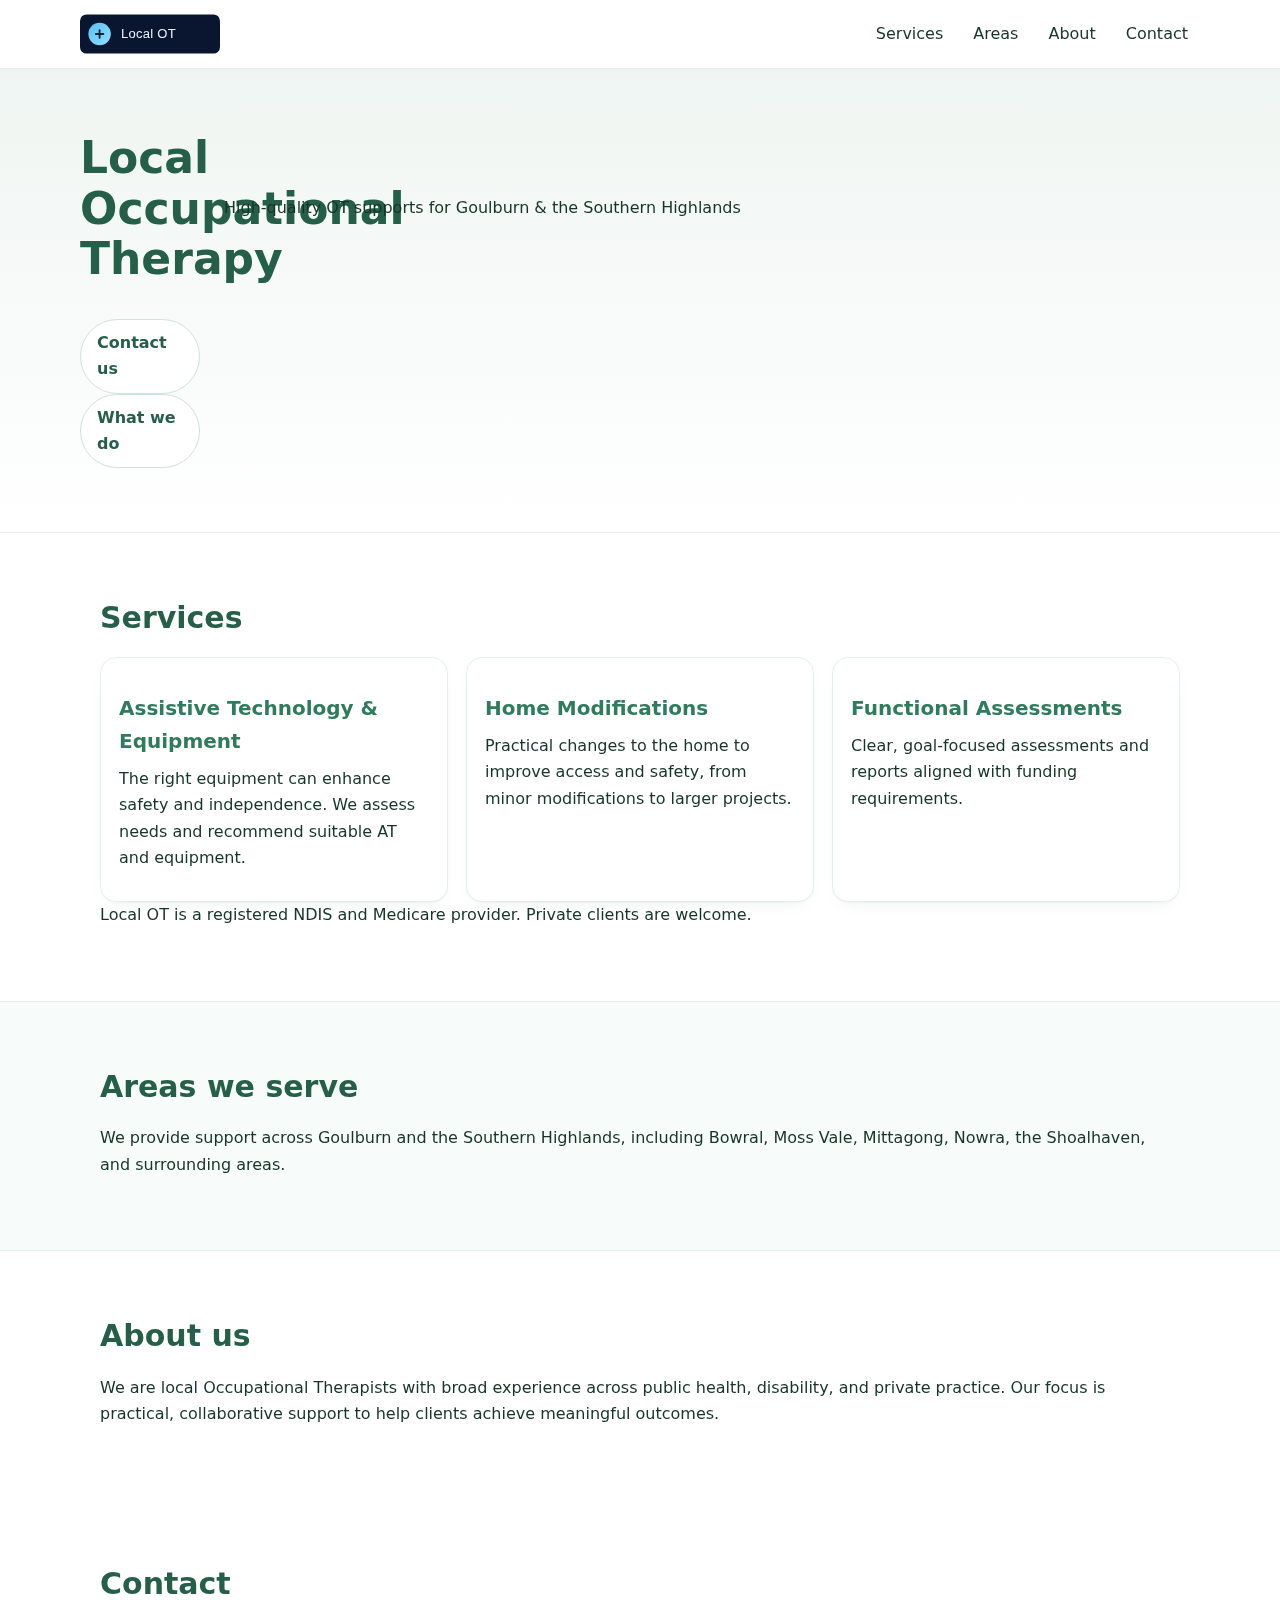
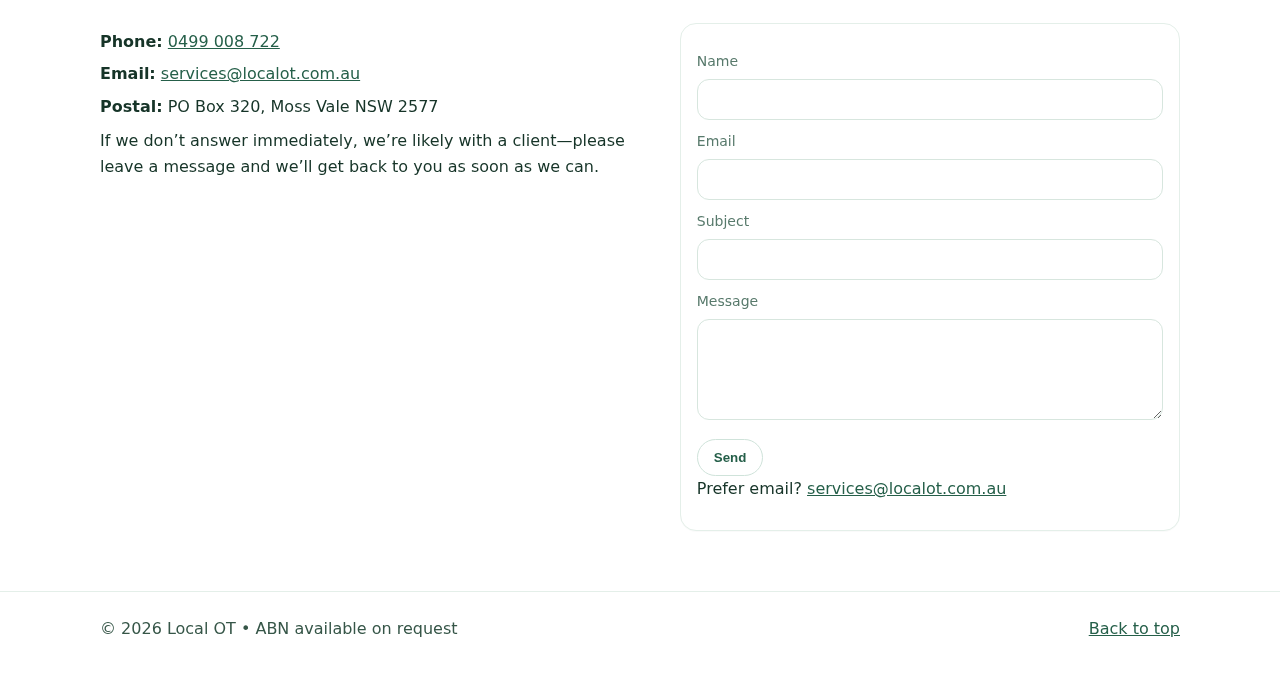
<file: index.html>
<!DOCTYPE html>
<html lang="en">
<head>
  <meta charset="utf-8">
  <meta name="viewport" content="width=device-width, initial-scale=1">
  <title>Local OT — Occupational Therapy in Goulburn & Southern Highlands</title>
  <meta name="description" content="Local OT provides occupational therapy services across Goulburn and the Southern Highlands. Assistive technology, home modifications, and functional assessments.">
  <meta name="theme-color" content="#0a1630">
  <link rel="preload" href="/css/styles.css" as="style">
  <link rel="stylesheet" href="/css/styles.css">
  <link rel="icon" href="/assets/favicon.svg" type="image/svg+xml">
  <meta property="og:title" content="Local OT — Occupational Therapy">
  <meta property="og:description" content="Occupational Therapy supports for Goulburn & Southern Highlands">
  <meta property="og:type" content="website">
  <meta property="og:url" content="https://www.localot.com.au/">
</head>
<body>
  <header class="site-header">
    <div class="container hdr">
      <a class="brand" href="#top" aria-label="Local OT Home">
        <img src="/assets/logo.svg" alt="Local OT logo" width="140" height="40" decoding="async">
      </a>
      <nav class="nav" aria-label="Primary">
        <a href="#services">Services</a>
        <a href="#areas">Areas</a>
        <a href="#about">About</a>
        <a href="#contact">Contact</a>
      </nav>
    </div>
  </header>

  <main id="top">
    <section class="hero">
      <div class="container hero-inner">
        <h1>Local Occupational Therapy</h1>
        <p class="tagline">High‑quality OT supports for Goulburn &amp; the Southern Highlands</p>
        <div class="cta-row">
          <a class="btn" href="#contact">Contact us</a>
          <a class="btn btn-ghost" href="#services">What we do</a>
        </div>
      </div>
    </section>

    <section id="services" class="section">
      <div class="container">
        <h2>Services</h2>
        <div class="grid">
          <article class="card">
            <h3>Assistive Technology &amp; Equipment</h3>
            <p>The right equipment can enhance safety and independence. We assess needs and recommend suitable AT and equipment.</p>
          </article>
          <article class="card">
            <h3>Home Modifications</h3>
            <p>Practical changes to the home to improve access and safety, from minor modifications to larger projects.</p>
          </article>
          <article class="card">
            <h3>Functional Assessments</h3>
            <p>Clear, goal‑focused assessments and reports aligned with funding requirements.</p>
          </article>
        </div>
        <p class="note">Local OT is a registered NDIS and Medicare provider. Private clients are welcome.</p>
      </div>
    </section>

    <section id="areas" class="section alt">
      <div class="container">
        <h2>Areas we serve</h2>
        <p>We provide support across Goulburn and the Southern Highlands, including Bowral, Moss Vale, Mittagong, Nowra, the Shoalhaven, and surrounding areas.</p>
      </div>
    </section>

    <section id="about" class="section">
      <div class="container">
        <h2>About us</h2>
        <p>We are local Occupational Therapists with broad experience across public health, disability, and private practice. Our focus is practical, collaborative support to help clients achieve meaningful outcomes.</p>
      </div>
    </section>

    <section id="contact" class="section">
      <div class="container">
        <h2>Contact</h2>
        <div class="contact-grid">
          <div>
            <ul class="contact-list">
              <li><strong>Phone:</strong> <a href="tel:+61499008722">0499 008 722</a></li>
              <li><strong>Email:</strong> <a href="mailto:services@localot.com.au">services@localot.com.au</a></li>
              <li><strong>Postal:</strong> PO Box 320, Moss Vale NSW 2577</li>
            </ul>
            <p class="muted">If we don’t answer immediately, we’re likely with a client—please leave a message and we’ll get back to you as soon as we can.</p>
          </div>
          <form class="contact-form" action="mailto:services@localot.com.au" method="post" enctype="text/plain">
            <label>
              <span>Name</span>
              <input type="text" name="name" autocomplete="name" required>
            </label>
            <label>
              <span>Email</span>
              <input type="email" name="email" autocomplete="email" required>
            </label>
            <label>
              <span>Subject</span>
              <input type="text" name="subject" required>
            </label>
            <label>
              <span>Message</span>
              <textarea name="message" rows="5" required></textarea>
            </label>
            <button class="btn" type="submit">Send</button>
            <p class="form-note">Prefer email? <a href="mailto:services@localot.com.au">services@localot.com.au</a></p>
          </form>
        </div>
      </div>
    </section>
  </main>

  <footer class="site-footer">
    <div class="container foot">
      <p>© <span id="year"></span> Local OT • ABN available on request</p>
      <p><a href="#top">Back to top</a></p>
    </div>
  </footer>

  <script>
    document.getElementById('year').textContent = new Date().getFullYear();
  </script>
</body>
</html>
</file>
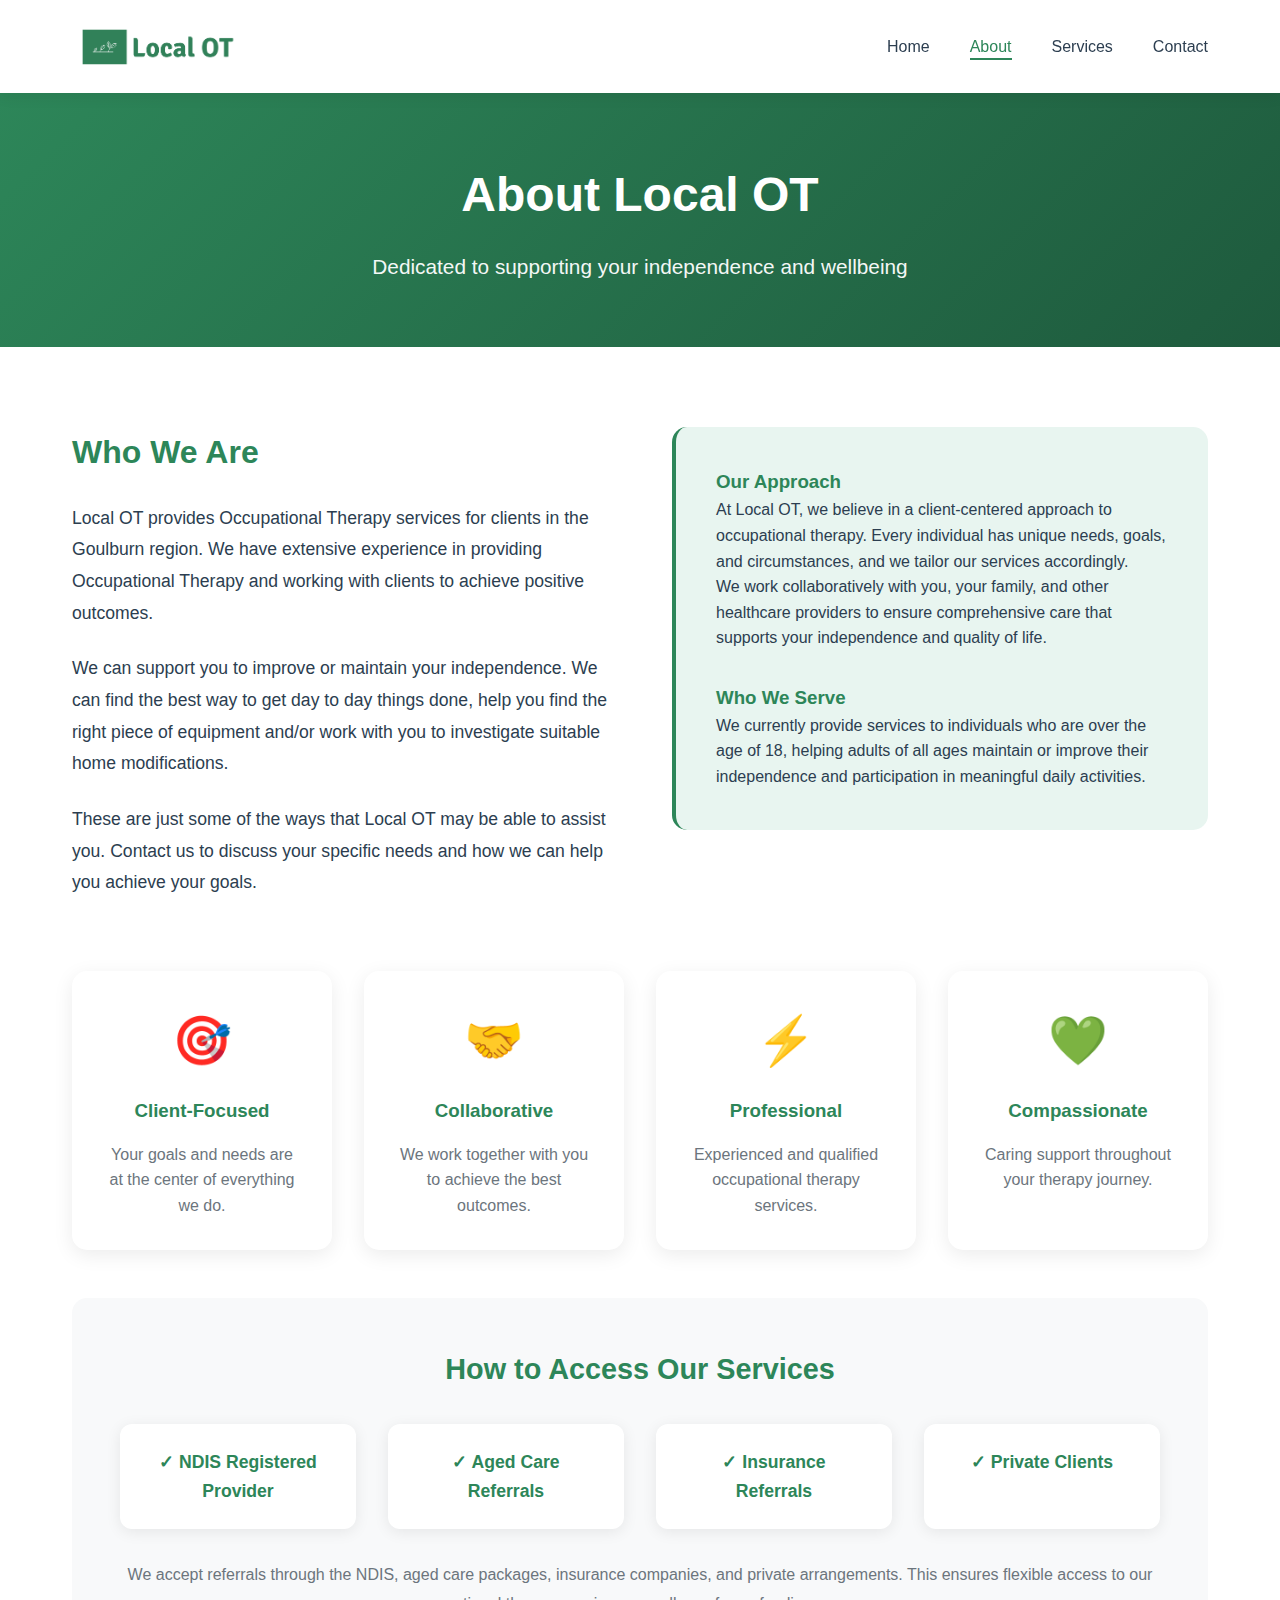
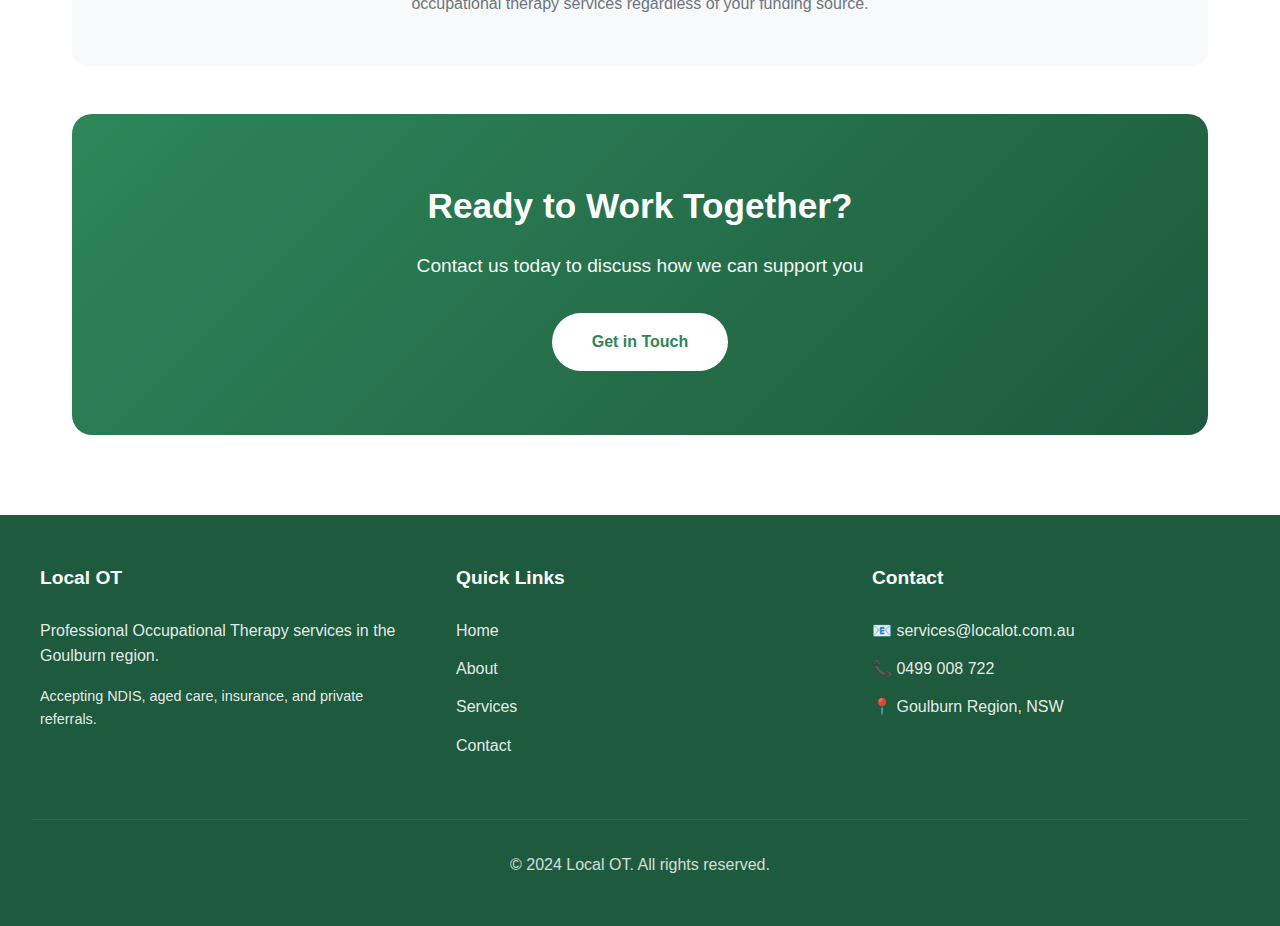
<file: about.html>
<!DOCTYPE html>
<html lang="en">
<head>
    <meta charset="UTF-8">
    <meta name="viewport" content="width=device-width, initial-scale=1.0">
    <title>About Us - Local OT | Occupational Therapy Goulburn</title>
    <meta name="description" content="Learn about Local OT's experienced team and our commitment to providing quality occupational therapy services in the Goulburn region.">
    <style>
        * {
            margin: 0;
            padding: 0;
            box-sizing: border-box;
        }

        :root {
            --primary-green: #2d8659;
            --light-green: #e8f5f0;
            --dark-green: #1e5a3d;
            --accent-green: #3da76f;
            --text-dark: #2c3e50;
            --text-light: #6c757d;
            --white: #ffffff;
            --light-bg: #f8f9fa;
        }

        body {
            font-family: -apple-system, BlinkMacSystemFont, 'Segoe UI', Roboto, 'Helvetica Neue', Arial, sans-serif;
            line-height: 1.6;
            color: var(--text-dark);
        }

        header {
            background: var(--white);
            box-shadow: 0 2px 15px rgba(0,0,0,0.08);
            position: sticky;
            top: 0;
            z-index: 100;
        }

        nav {
            max-width: 1200px;
            margin: 0 auto;
            padding: 1.2rem 2rem;
            display: flex;
            justify-content: space-between;
            align-items: center;
        }

        .logo {
            display: flex;
            align-items: center;
            gap: 1rem;
            text-decoration: none;
        }

        .logo-img {
            width: 55px;
            height: 55px;
            background: var(--primary-green);
            border-radius: 12px;
            display: flex;
            align-items: center;
            justify-content: center;
            color: white;
            font-weight: bold;
            font-size: 1.4rem;
        }

        .logo h1 {
            color: var(--primary-green);
            font-size: 1.8rem;
            font-weight: 700;
        }

        .nav-links {
            display: flex;
            gap: 2.5rem;
            list-style: none;
        }

        .nav-links a {
            color: var(--text-dark);
            text-decoration: none;
            font-weight: 500;
            transition: color 0.3s;
            position: relative;
        }

        .nav-links a:hover {
            color: var(--primary-green);
        }

        .nav-links a.active {
            color: var(--primary-green);
        }

        .nav-links a::after {
            content: '';
            position: absolute;
            bottom: -5px;
            left: 0;
            width: 0;
            height: 2px;
            background: var(--primary-green);
            transition: width 0.3s;
        }

        .nav-links a:hover::after,
        .nav-links a.active::after {
            width: 100%;
        }

        .page-header {
            background: linear-gradient(135deg, var(--primary-green), var(--dark-green));
            color: var(--white);
            padding: 4rem 2rem;
            text-align: center;
        }

        .page-header h1 {
            font-size: 3rem;
            font-weight: 700;
            margin-bottom: 1rem;
        }

        .page-header p {
            font-size: 1.3rem;
            opacity: 0.95;
        }

        .section {
            max-width: 1200px;
            margin: 0 auto;
            padding: 5rem 2rem;
        }

        .content-grid {
            display: grid;
            grid-template-columns: 1fr 1fr;
            gap: 4rem;
            align-items: start;
        }

        .content-block {
            background: var(--white);
        }

        .content-block h2 {
            color: var(--primary-green);
            font-size: 2rem;
            margin-bottom: 1.5rem;
        }

        .content-block h3 {
            color: var(--dark-green);
            font-size: 1.5rem;
            margin: 2rem 0 1rem;
        }

        .content-block p {
            color: var(--text-dark);
            font-size: 1.1rem;
            line-height: 1.8;
            margin-bottom: 1.5rem;
        }

        .highlight-box {
            background: var(--light-green);
            padding: 2.5rem;
            border-radius: 15px;
            border-left: 4px solid var(--primary-green);
        }

        .highlight-box h3 {
            color: var(--primary-green);
            margin-top: 0;
        }

        .values-grid {
            display: grid;
            grid-template-columns: repeat(auto-fit, minmax(250px, 1fr));
            gap: 2rem;
            margin-top: 3rem;
        }

        .value-card {
            background: var(--white);
            padding: 2rem;
            border-radius: 15px;
            box-shadow: 0 5px 20px rgba(0,0,0,0.08);
            text-align: center;
            transition: transform 0.3s;
        }

        .value-card:hover {
            transform: translateY(-5px);
        }

        .value-icon {
            font-size: 3rem;
            margin-bottom: 1rem;
        }

        .value-card h3 {
            color: var(--primary-green);
            margin-bottom: 1rem;
        }

        .value-card p {
            color: var(--text-light);
            font-size: 1rem;
            line-height: 1.6;
        }

        .credentials {
            background: var(--light-bg);
            padding: 3rem;
            border-radius: 15px;
            margin-top: 3rem;
        }

        .credentials h3 {
            color: var(--primary-green);
            text-align: center;
            margin-bottom: 2rem;
            font-size: 1.8rem;
        }

        .credentials-list {
            display: grid;
            grid-template-columns: repeat(auto-fit, minmax(200px, 1fr));
            gap: 2rem;
            margin-bottom: 2rem;
        }

        .credential-badge {
            background: var(--white);
            padding: 1.5rem 2rem;
            border-radius: 12px;
            box-shadow: 0 3px 15px rgba(0,0,0,0.08);
            text-align: center;
            font-weight: 600;
            color: var(--primary-green);
            font-size: 1.1rem;
        }

        .cta-section {
            background: linear-gradient(135deg, var(--primary-green), var(--dark-green));
            color: var(--white);
            padding: 4rem 2rem;
            text-align: center;
            margin-top: 3rem;
            border-radius: 20px;
        }

        .cta-section h2 {
            font-size: 2.2rem;
            margin-bottom: 1rem;
        }

        .cta-section p {
            font-size: 1.2rem;
            margin-bottom: 2rem;
            opacity: 0.95;
        }

        .cta-button {
            display: inline-block;
            background: var(--white);
            color: var(--primary-green);
            padding: 1rem 2.5rem;
            border-radius: 50px;
            text-decoration: none;
            font-weight: 600;
            transition: all 0.3s;
        }

        .cta-button:hover {
            transform: translateY(-3px);
            box-shadow: 0 10px 30px rgba(0,0,0,0.2);
        }

        footer {
            background: var(--dark-green);
            color: var(--white);
            padding: 3rem 2rem;
        }

        .footer-content {
            max-width: 1200px;
            margin: 0 auto;
            display: grid;
            grid-template-columns: repeat(auto-fit, minmax(250px, 1fr));
            gap: 3rem;
        }

        .footer-section h4 {
            margin-bottom: 1.5rem;
            font-size: 1.2rem;
        }

        .footer-section p,
        .footer-section a {
            color: rgba(255,255,255,0.9);
            text-decoration: none;
            display: block;
            margin-bottom: 0.8rem;
        }

        .footer-section a:hover {
            color: var(--white);
        }

        .footer-bottom {
            text-align: center;
            margin-top: 3rem;
            padding-top: 2rem;
            border-top: 1px solid rgba(255,255,255,0.1);
            opacity: 0.8;
        }

        @media (max-width: 768px) {
            .nav-links {
                display: none;
            }

            .page-header h1 {
                font-size: 2rem;
            }

            .content-grid {
                grid-template-columns: 1fr;
                gap: 2rem;
            }

            .section {
                padding: 3rem 1.5rem;
            }
        }
    </style>
</head>
<body>
    <header>
        <nav>
            <a href="index.html" class="logo">
                <img src="LocalOT.png" alt="Local OT Logo" style="height: 55px; width: auto;">
            </a>
            <ul class="nav-links">
                <li><a href="index.html">Home</a></li>
                <li><a href="about.html" class="active">About</a></li>
                <li><a href="services.html">Services</a></li>
                <li><a href="contact.html">Contact</a></li>
            </ul>
        </nav>
    </header>

    <section class="page-header">
        <h1>About Local OT</h1>
        <p>Dedicated to supporting your independence and wellbeing</p>
    </section>

    <section class="section">
        <div class="content-grid">
            <div class="content-block">
                <h2>Who We Are</h2>
                <p>Local OT provides Occupational Therapy services for clients in the Goulburn region. We have extensive experience in providing Occupational Therapy and working with clients to achieve positive outcomes.</p>
                
                <p>We can support you to improve or maintain your independence. We can find the best way to get day to day things done, help you find the right piece of equipment and/or work with you to investigate suitable home modifications.</p>

                <p>These are just some of the ways that Local OT may be able to assist you. Contact us to discuss your specific needs and how we can help you achieve your goals.</p>
            </div>

            <div class="highlight-box">
                <h3>Our Approach</h3>
                <p>At Local OT, we believe in a client-centered approach to occupational therapy. Every individual has unique needs, goals, and circumstances, and we tailor our services accordingly.</p>
                
                <p>We work collaboratively with you, your family, and other healthcare providers to ensure comprehensive care that supports your independence and quality of life.</p>
                
                <h3 style="margin-top: 2rem;">Who We Serve</h3>
                <p>We currently provide services to individuals who are over the age of 18, helping adults of all ages maintain or improve their independence and participation in meaningful daily activities.</p>
            </div>
        </div>

        <div class="values-grid">
            <div class="value-card">
                <div class="value-icon">🎯</div>
                <h3>Client-Focused</h3>
                <p>Your goals and needs are at the center of everything we do.</p>
            </div>

            <div class="value-card">
                <div class="value-icon">🤝</div>
                <h3>Collaborative</h3>
                <p>We work together with you to achieve the best outcomes.</p>
            </div>

            <div class="value-card">
                <div class="value-icon">⚡</div>
                <h3>Professional</h3>
                <p>Experienced and qualified occupational therapy services.</p>
            </div>

            <div class="value-card">
                <div class="value-icon">💚</div>
                <h3>Compassionate</h3>
                <p>Caring support throughout your therapy journey.</p>
            </div>
        </div>

        <div class="credentials">
            <h3>How to Access Our Services</h3>
            <div class="credentials-list">
                <div class="credential-badge">
                    ✓ NDIS Registered Provider
                </div>
                <div class="credential-badge">
                    ✓ Aged Care Referrals
                </div>
                <div class="credential-badge">
                    ✓ Insurance Referrals
                </div>
                <div class="credential-badge">
                    ✓ Private Clients
                </div>
            </div>
            <p style="text-align: center; color: var(--text-light); line-height: 1.8;">
                We accept referrals through the NDIS, aged care packages, insurance companies, and private arrangements. This ensures flexible access to our occupational therapy services regardless of your funding source.
            </p>
        </div>

        <div class="cta-section">
            <h2>Ready to Work Together?</h2>
            <p>Contact us today to discuss how we can support you</p>
            <a href="contact.html" class="cta-button">Get in Touch</a>
        </div>
    </section>

    <footer>
        <div class="footer-content">
            <div class="footer-section">
                <h4>Local OT</h4>
                <p>Professional Occupational Therapy services in the Goulburn region.</p>
                <p style="margin-top: 1rem; font-size: 0.9rem;">Accepting NDIS, aged care, insurance, and private referrals.</p>
            </div>
            <div class="footer-section">
                <h4>Quick Links</h4>
                <a href="index.html">Home</a>
                <a href="about.html">About</a>
                <a href="services.html">Services</a>
                <a href="contact.html">Contact</a>
            </div>
            <div class="footer-section">
                <h4>Contact</h4>
                <p>📧 services@localot.com.au</p>
                <p>📞 0499 008 722</p>
                <p>📍 Goulburn Region, NSW</p>
            </div>
        </div>
        <div class="footer-bottom">
            <p>&copy; 2024 Local OT. All rights reserved.</p>
        </div>
    </footer>
</body>
</html>
</file>
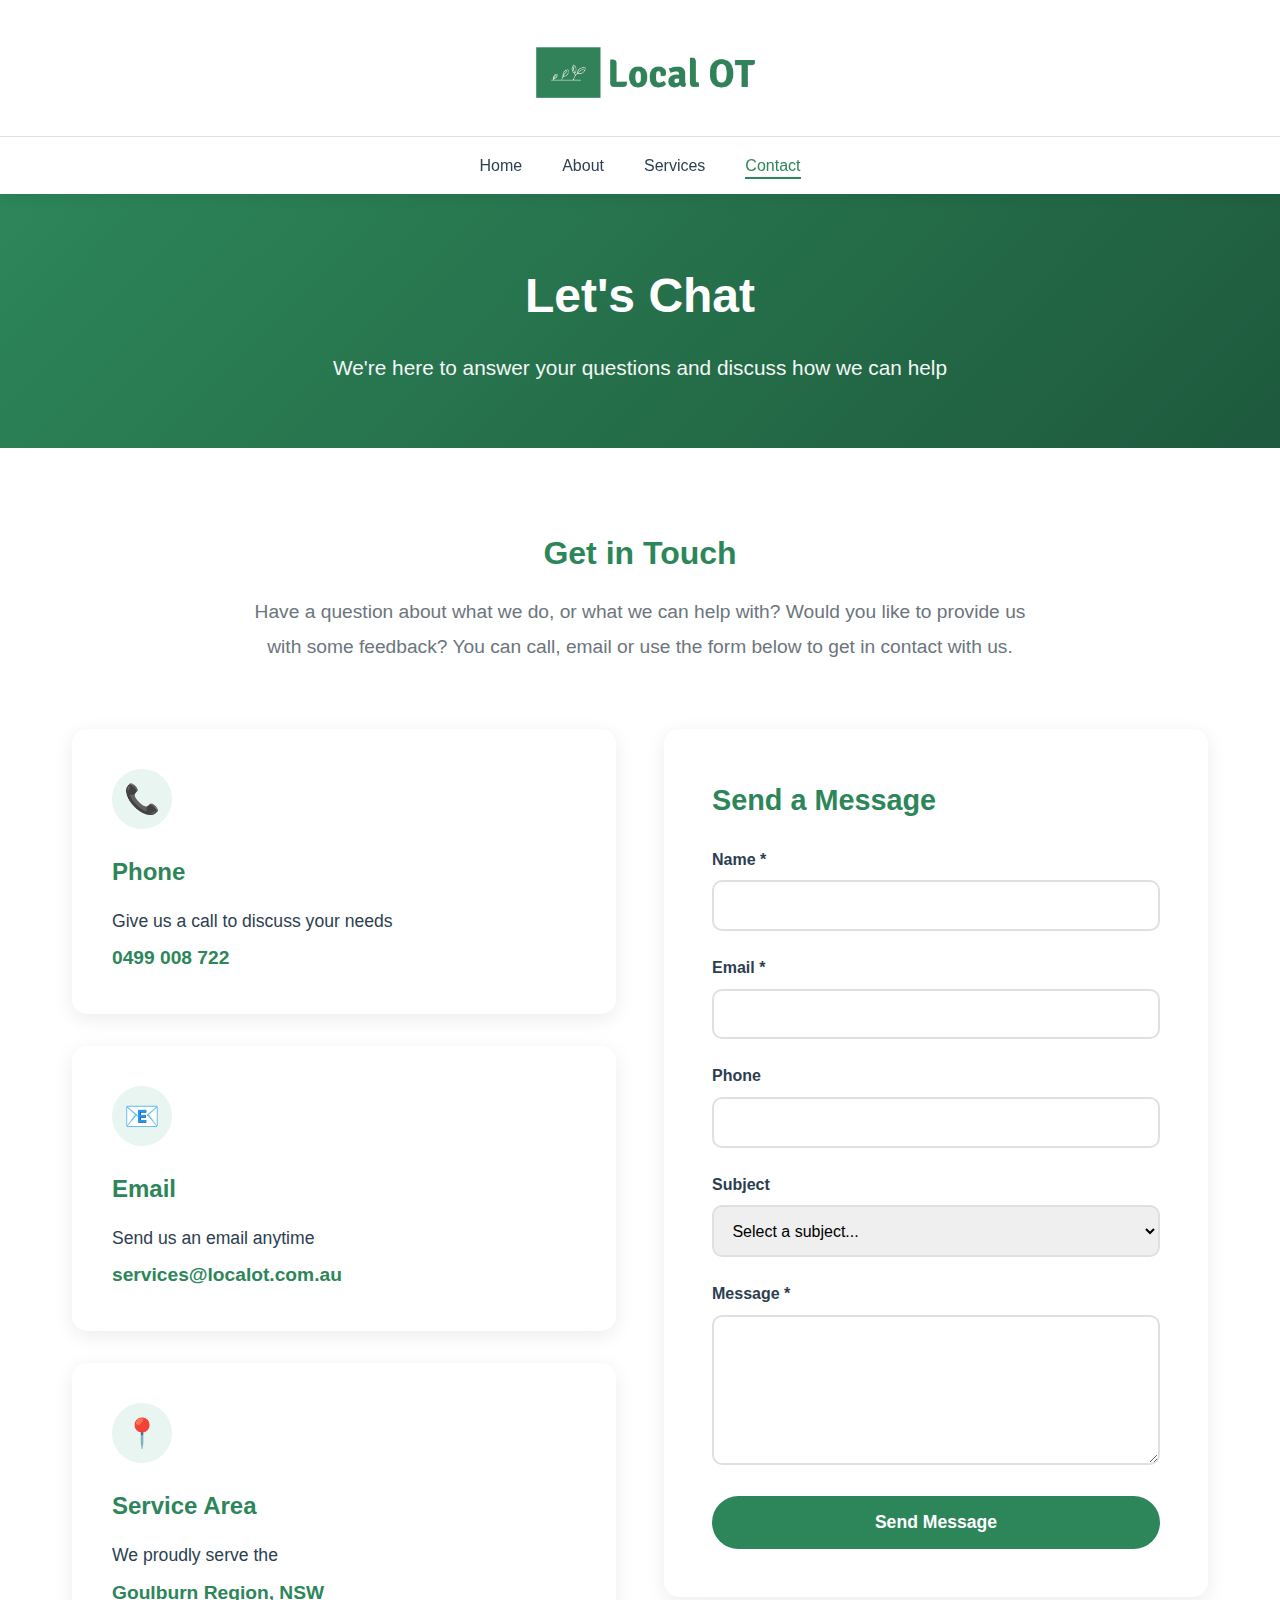
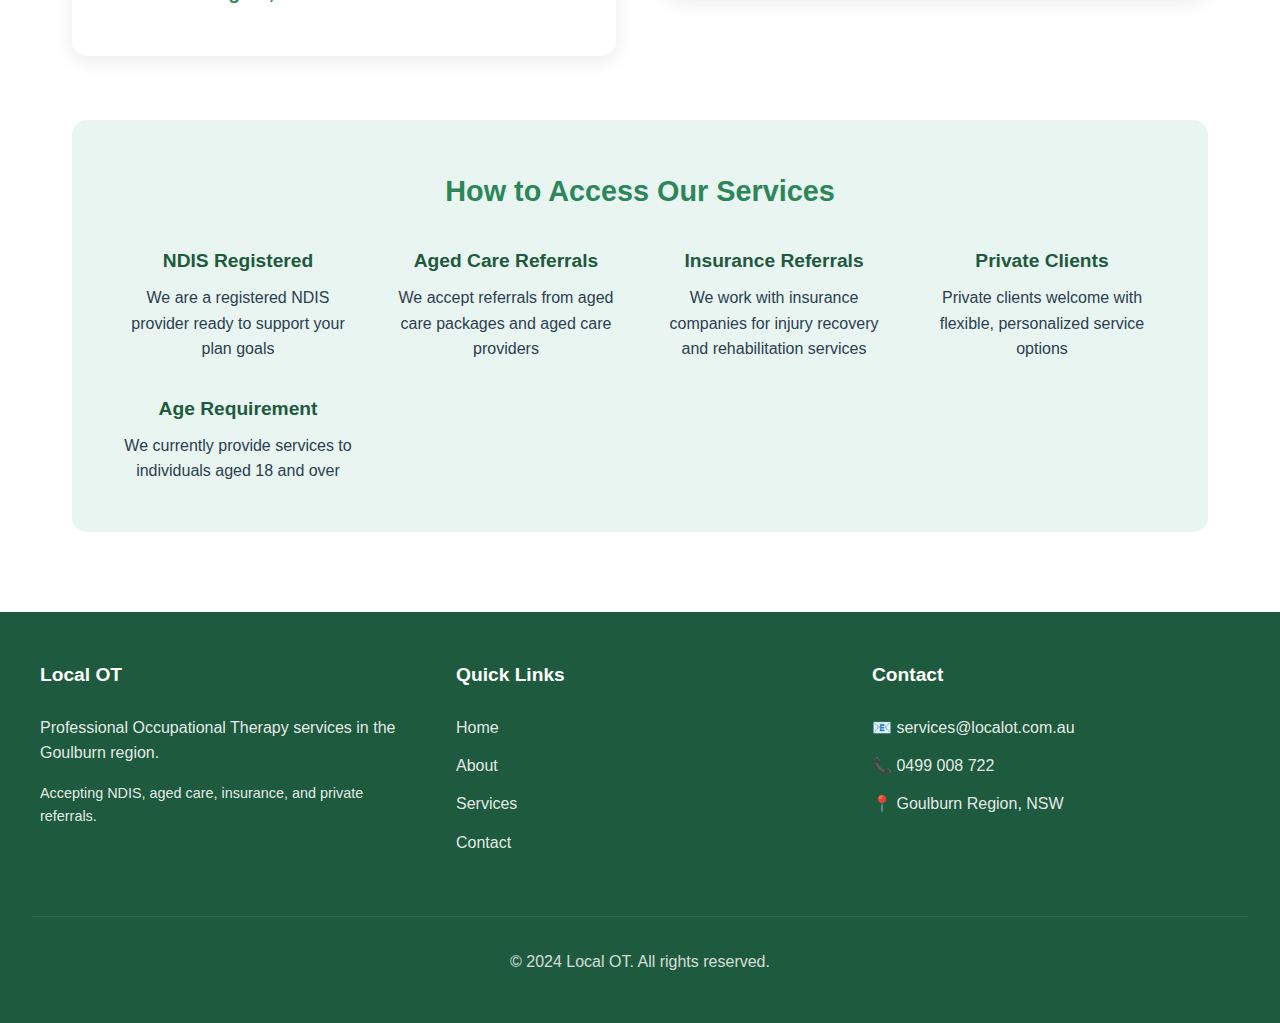
<file: contact.html>
<!DOCTYPE html>
<html lang="en">
<head>
    <meta charset="UTF-8">
    <meta name="viewport" content="width=device-width, initial-scale=1.0">
    <title>Contact Us - Local OT | Occupational Therapy Goulburn</title>
    <meta name="description" content="Get in touch with Local OT. Call us on 0499 008 722 or email services@localot.com.au for occupational therapy services in Goulburn.">
    <style>
        * {
            margin: 0;
            padding: 0;
            box-sizing: border-box;
        }

        :root {
            --primary-green: #2d8659;
            --light-green: #e8f5f0;
            --dark-green: #1e5a3d;
            --text-dark: #2c3e50;
            --text-light: #6c757d;
            --white: #ffffff;
            --light-bg: #f8f9fa;
            --border: #e0e0e0;
        }

        body {
            font-family: -apple-system, BlinkMacSystemFont, 'Segoe UI', Roboto, 'Helvetica Neue', Arial, sans-serif;
            line-height: 1.6;
            color: var(--text-dark);
        }

        header {
            background: var(--white);
            box-shadow: 0 2px 15px rgba(0,0,0,0.08);
            position: sticky;
            top: 0;
            z-index: 100;
        }

        .logo-banner {
            text-align: center;
            padding: 2rem 2rem 1rem;
            border-bottom: 1px solid var(--border);
        }

        .logo-banner img {
            height: 80px;
            width: auto;
        }

        nav {
            max-width: 1200px;
            margin: 0 auto;
            padding: 1rem 2rem;
            display: flex;
            justify-content: center;
            align-items: center;
        }

        .nav-links {
            display: flex;
            gap: 2.5rem;
            list-style: none;
        }

        .nav-links a {
            color: var(--text-dark);
            text-decoration: none;
            font-weight: 500;
            transition: color 0.3s;
            position: relative;
        }

        .nav-links a:hover {
            color: var(--primary-green);
        }

        .nav-links a.active {
            color: var(--primary-green);
        }

        .nav-links a::after {
            content: '';
            position: absolute;
            bottom: -5px;
            left: 0;
            width: 0;
            height: 2px;
            background: var(--primary-green);
            transition: width 0.3s;
        }

        .nav-links a:hover::after,
        .nav-links a.active::after {
            width: 100%;
        }

        .page-header {
            background: linear-gradient(135deg, var(--primary-green), var(--dark-green));
            color: var(--white);
            padding: 4rem 2rem;
            text-align: center;
        }

        .page-header h1 {
            font-size: 3rem;
            font-weight: 700;
            margin-bottom: 1rem;
        }

        .page-header p {
            font-size: 1.3rem;
            opacity: 0.95;
        }

        .section {
            max-width: 1200px;
            margin: 0 auto;
            padding: 5rem 2rem;
        }

        .contact-intro {
            text-align: center;
            max-width: 800px;
            margin: 0 auto 4rem;
        }

        .contact-intro h2 {
            color: var(--primary-green);
            font-size: 2rem;
            margin-bottom: 1rem;
        }

        .contact-intro p {
            font-size: 1.2rem;
            color: var(--text-light);
            line-height: 1.8;
        }

        .contact-grid {
            display: grid;
            grid-template-columns: 1fr 1fr;
            gap: 3rem;
            align-items: start;
        }

        .contact-methods {
            display: flex;
            flex-direction: column;
            gap: 2rem;
        }

        .contact-card {
            background: var(--white);
            padding: 2.5rem;
            border-radius: 15px;
            box-shadow: 0 5px 20px rgba(0,0,0,0.08);
            transition: transform 0.3s;
        }

        .contact-card:hover {
            transform: translateY(-5px);
        }

        .contact-card-icon {
            width: 60px;
            height: 60px;
            background: var(--light-green);
            border-radius: 50%;
            display: flex;
            align-items: center;
            justify-content: center;
            font-size: 1.8rem;
            margin-bottom: 1.5rem;
        }

        .contact-card h3 {
            color: var(--primary-green);
            font-size: 1.5rem;
            margin-bottom: 1rem;
        }

        .contact-card p {
            color: var(--text-dark);
            font-size: 1.1rem;
            margin-bottom: 0.5rem;
        }

        .contact-card a {
            color: var(--primary-green);
            text-decoration: none;
            font-weight: 600;
            font-size: 1.2rem;
            transition: color 0.3s;
        }

        .contact-card a:hover {
            color: var(--dark-green);
        }

        .contact-form {
            background: var(--white);
            padding: 3rem;
            border-radius: 15px;
            box-shadow: 0 5px 20px rgba(0,0,0,0.08);
        }

        .contact-form h3 {
            color: var(--primary-green);
            font-size: 1.8rem;
            margin-bottom: 1.5rem;
        }

        .form-group {
            margin-bottom: 1.5rem;
        }

        .form-group label {
            display: block;
            margin-bottom: 0.5rem;
            color: var(--text-dark);
            font-weight: 600;
        }

        .form-group input,
        .form-group textarea,
        .form-group select {
            width: 100%;
            padding: 0.9rem;
            border: 2px solid #e0e0e0;
            border-radius: 10px;
            font-family: inherit;
            font-size: 1rem;
            transition: border-color 0.3s;
        }

        .form-group input:focus,
        .form-group textarea:focus,
        .form-group select:focus {
            outline: none;
            border-color: var(--primary-green);
        }

        .form-group textarea {
            min-height: 150px;
            resize: vertical;
        }

        .submit-btn {
            background: var(--primary-green);
            color: var(--white);
            padding: 1rem 3rem;
            border: none;
            border-radius: 50px;
            font-size: 1.1rem;
            font-weight: 600;
            cursor: pointer;
            transition: all 0.3s;
            width: 100%;
        }

        .submit-btn:hover {
            background: var(--dark-green);
            transform: translateY(-2px);
            box-shadow: 0 5px 15px rgba(0,0,0,0.2);
        }

        .info-section {
            background: var(--light-green);
            padding: 3rem;
            border-radius: 15px;
            margin-top: 4rem;
        }

        .info-section h3 {
            color: var(--primary-green);
            font-size: 1.8rem;
            margin-bottom: 2rem;
            text-align: center;
        }

        .info-grid {
            display: grid;
            grid-template-columns: repeat(auto-fit, minmax(230px, 1fr));
            gap: 2rem;
        }

        .info-item {
            text-align: center;
        }

        .info-item h4 {
            color: var(--dark-green);
            font-size: 1.2rem;
            margin-bottom: 0.5rem;
        }

        .info-item p {
            color: var(--text-dark);
        }

        footer {
            background: var(--dark-green);
            color: var(--white);
            padding: 3rem 2rem;
        }

        .footer-content {
            max-width: 1200px;
            margin: 0 auto;
            display: grid;
            grid-template-columns: repeat(auto-fit, minmax(250px, 1fr));
            gap: 3rem;
        }

        .footer-section h4 {
            margin-bottom: 1.5rem;
            font-size: 1.2rem;
        }

        .footer-section p,
        .footer-section a {
            color: rgba(255,255,255,0.9);
            text-decoration: none;
            display: block;
            margin-bottom: 0.8rem;
        }

        .footer-section a:hover {
            color: var(--white);
        }

        .footer-bottom {
            text-align: center;
            margin-top: 3rem;
            padding-top: 2rem;
            border-top: 1px solid rgba(255,255,255,0.1);
            opacity: 0.8;
        }

        @media (max-width: 768px) {
            .nav-links {
                display: none;
            }

            .page-header h1 {
                font-size: 2rem;
            }

            .contact-grid {
                grid-template-columns: 1fr;
            }

            .section {
                padding: 3rem 1.5rem;
            }

            .contact-form {
                padding: 2rem;
            }
        }
    </style>
</head>
<body>
    <header>
        <div class="logo-banner">
            <a href="index.html">
                <img src="LocalOT.png" alt="Local OT Logo">
            </a>
        </div>
        <nav>
            <ul class="nav-links">
                <li><a href="index.html">Home</a></li>
                <li><a href="about.html">About</a></li>
                <li><a href="services.html">Services</a></li>
                <li><a href="contact.html" class="active">Contact</a></li>
            </ul>
        </nav>
    </header>

    <section class="page-header">
        <h1>Let's Chat</h1>
        <p>We're here to answer your questions and discuss how we can help</p>
    </section>

    <section class="section">
        <div class="contact-intro">
            <h2>Get in Touch</h2>
            <p>Have a question about what we do, or what we can help with? Would you like to provide us with some feedback? You can call, email or use the form below to get in contact with us.</p>
        </div>

        <div class="contact-grid">
            <div class="contact-methods">
                <div class="contact-card">
                    <div class="contact-card-icon">📞</div>
                    <h3>Phone</h3>
                    <p>Give us a call to discuss your needs</p>
                    <a href="tel:0499008722">0499 008 722</a>
                </div>

                <div class="contact-card">
                    <div class="contact-card-icon">📧</div>
                    <h3>Email</h3>
                    <p>Send us an email anytime</p>
                    <a href="mailto:services@localot.com.au">services@localot.com.au</a>
                </div>

                <div class="contact-card">
                    <div class="contact-card-icon">📍</div>
                    <h3>Service Area</h3>
                    <p>We proudly serve the</p>
                    <p style="color: var(--primary-green); font-weight: 600; font-size: 1.2rem;">Goulburn Region, NSW</p>
                </div>
            </div>

            <div class="contact-form">
                <h3>Send a Message</h3>
                <form id="contactForm">
                    <div class="form-group">
                        <label for="name">Name *</label>
                        <input type="text" id="name" name="name" required>
                    </div>

                    <div class="form-group">
                        <label for="email">Email *</label>
                        <input type="email" id="email" name="email" required>
                    </div>

                    <div class="form-group">
                        <label for="phone">Phone</label>
                        <input type="tel" id="phone" name="phone">
                    </div>

                    <div class="form-group">
                        <label for="subject">Subject</label>
                        <select id="subject" name="subject">
                            <option value="">Select a subject...</option>
                            <option value="general">General Inquiry</option>
                            <option value="services">Services Information</option>
                            <option value="ndis">NDIS Related</option>
                            <option value="agedcare">Aged Care Referral</option>
                            <option value="insurance">Insurance Referral</option>
                            <option value="private">Private Client Inquiry</option>
                            <option value="appointment">Request Appointment</option>
                            <option value="feedback">Feedback</option>
                        </select>
                    </div>

                    <div class="form-group">
                        <label for="message">Message *</label>
                        <textarea id="message" name="message" required></textarea>
                    </div>

                    <button type="submit" class="submit-btn">Send Message</button>
                </form>
            </div>
        </div>

        <div class="info-section">
            <h3>How to Access Our Services</h3>
            <div class="info-grid">
                <div class="info-item">
                    <h4>NDIS Registered</h4>
                    <p>We are a registered NDIS provider ready to support your plan goals</p>
                </div>
                <div class="info-item">
                    <h4>Aged Care Referrals</h4>
                    <p>We accept referrals from aged care packages and aged care providers</p>
                </div>
                <div class="info-item">
                    <h4>Insurance Referrals</h4>
                    <p>We work with insurance companies for injury recovery and rehabilitation services</p>
                </div>
                <div class="info-item">
                    <h4>Private Clients</h4>
                    <p>Private clients welcome with flexible, personalized service options</p>
                </div>
                <div class="info-item">
                    <h4>Age Requirement</h4>
                    <p>We currently provide services to individuals aged 18 and over</p>
                </div>
            </div>
        </div>
    </section>

    <footer>
        <div class="footer-content">
            <div class="footer-section">
                <h4>Local OT</h4>
                <p>Professional Occupational Therapy services in the Goulburn region.</p>
                <p style="margin-top: 1rem; font-size: 0.9rem;">Accepting NDIS, aged care, insurance, and private referrals.</p>
            </div>
            <div class="footer-section">
                <h4>Quick Links</h4>
                <a href="index.html">Home</a>
                <a href="about.html">About</a>
                <a href="services.html">Services</a>
                <a href="contact.html">Contact</a>
            </div>
            <div class="footer-section">
                <h4>Contact</h4>
                <p>📧 services@localot.com.au</p>
                <p>📞 0499 008 722</p>
                <p>📍 Goulburn Region, NSW</p>
            </div>
        </div>
        <div class="footer-bottom">
            <p>&copy; 2024 Local OT. All rights reserved.</p>
        </div>
    </footer>

    <script>
        document.getElementById('contactForm').addEventListener('submit', function(e) {
            e.preventDefault();
            alert('Thank you for your message! This is a demo form. In production, this would send your message to Local OT.');
        });
    </script>
</body>
</html>
</file>
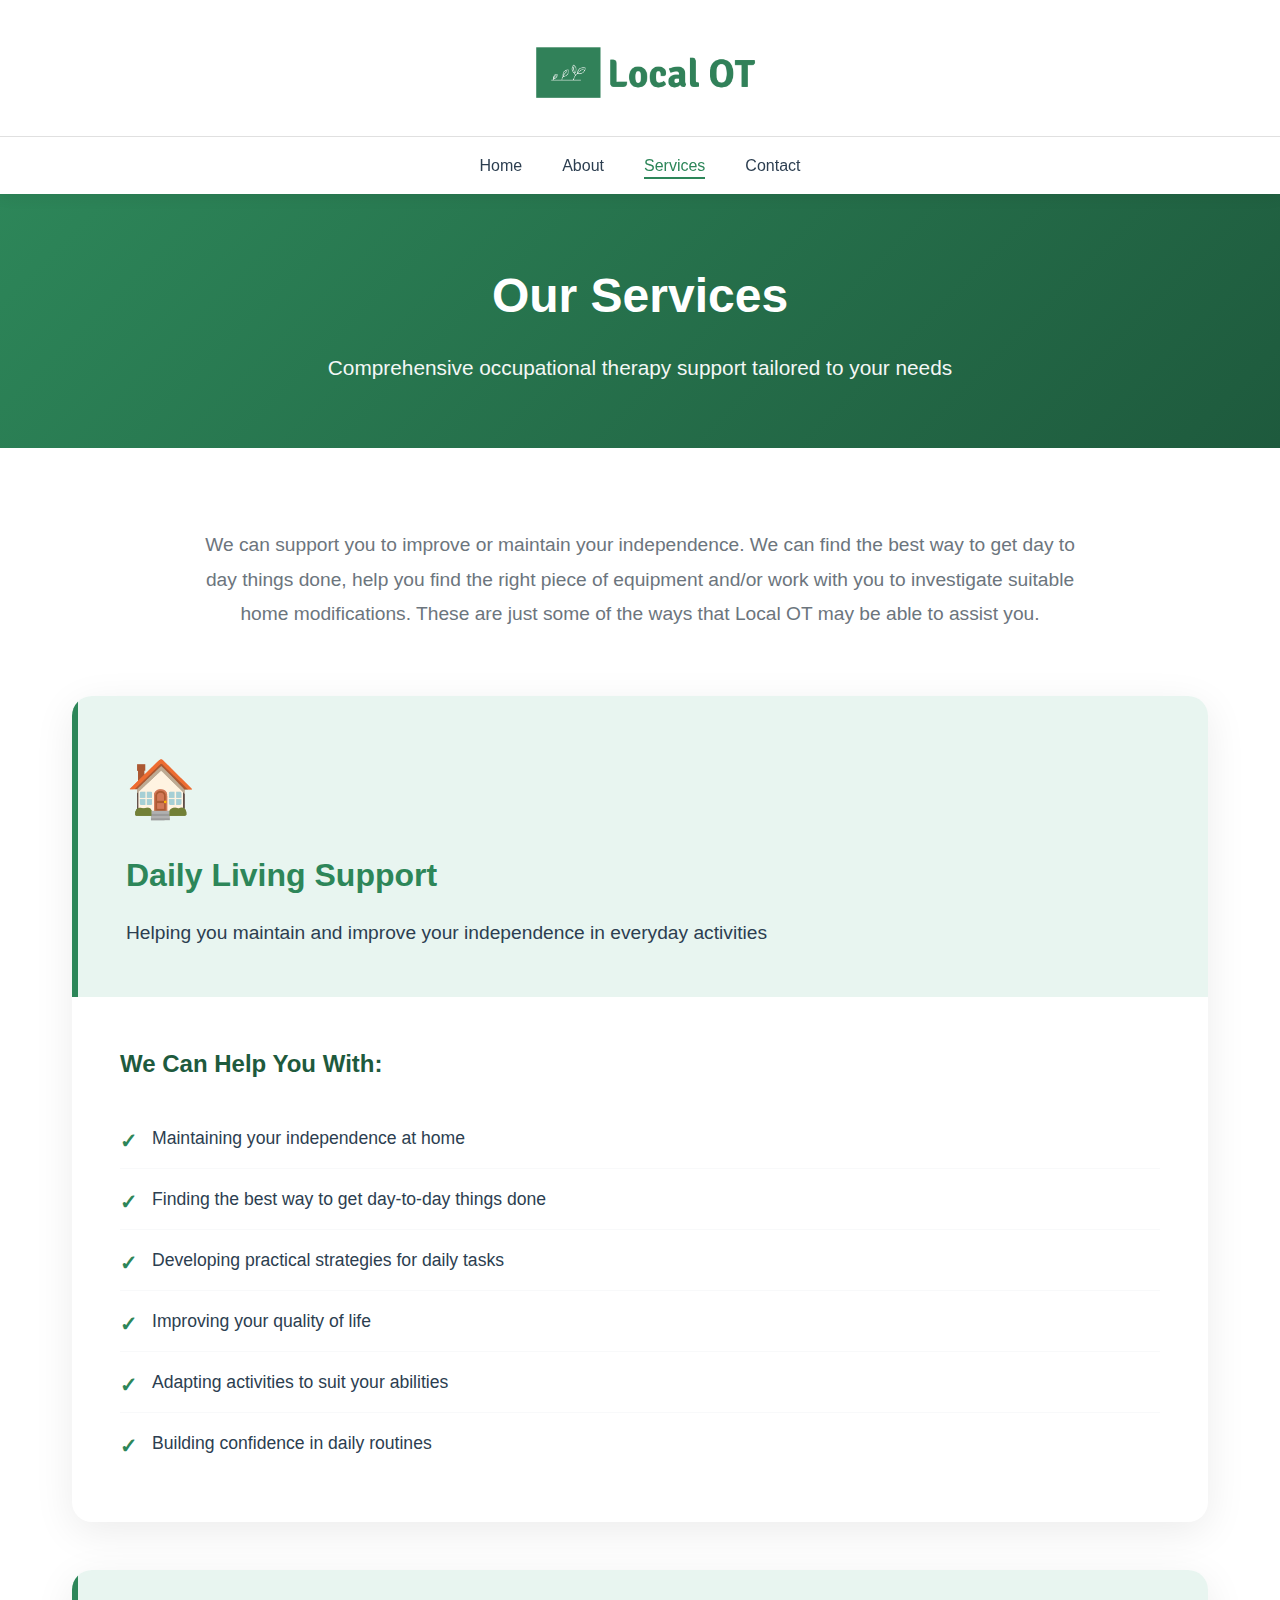
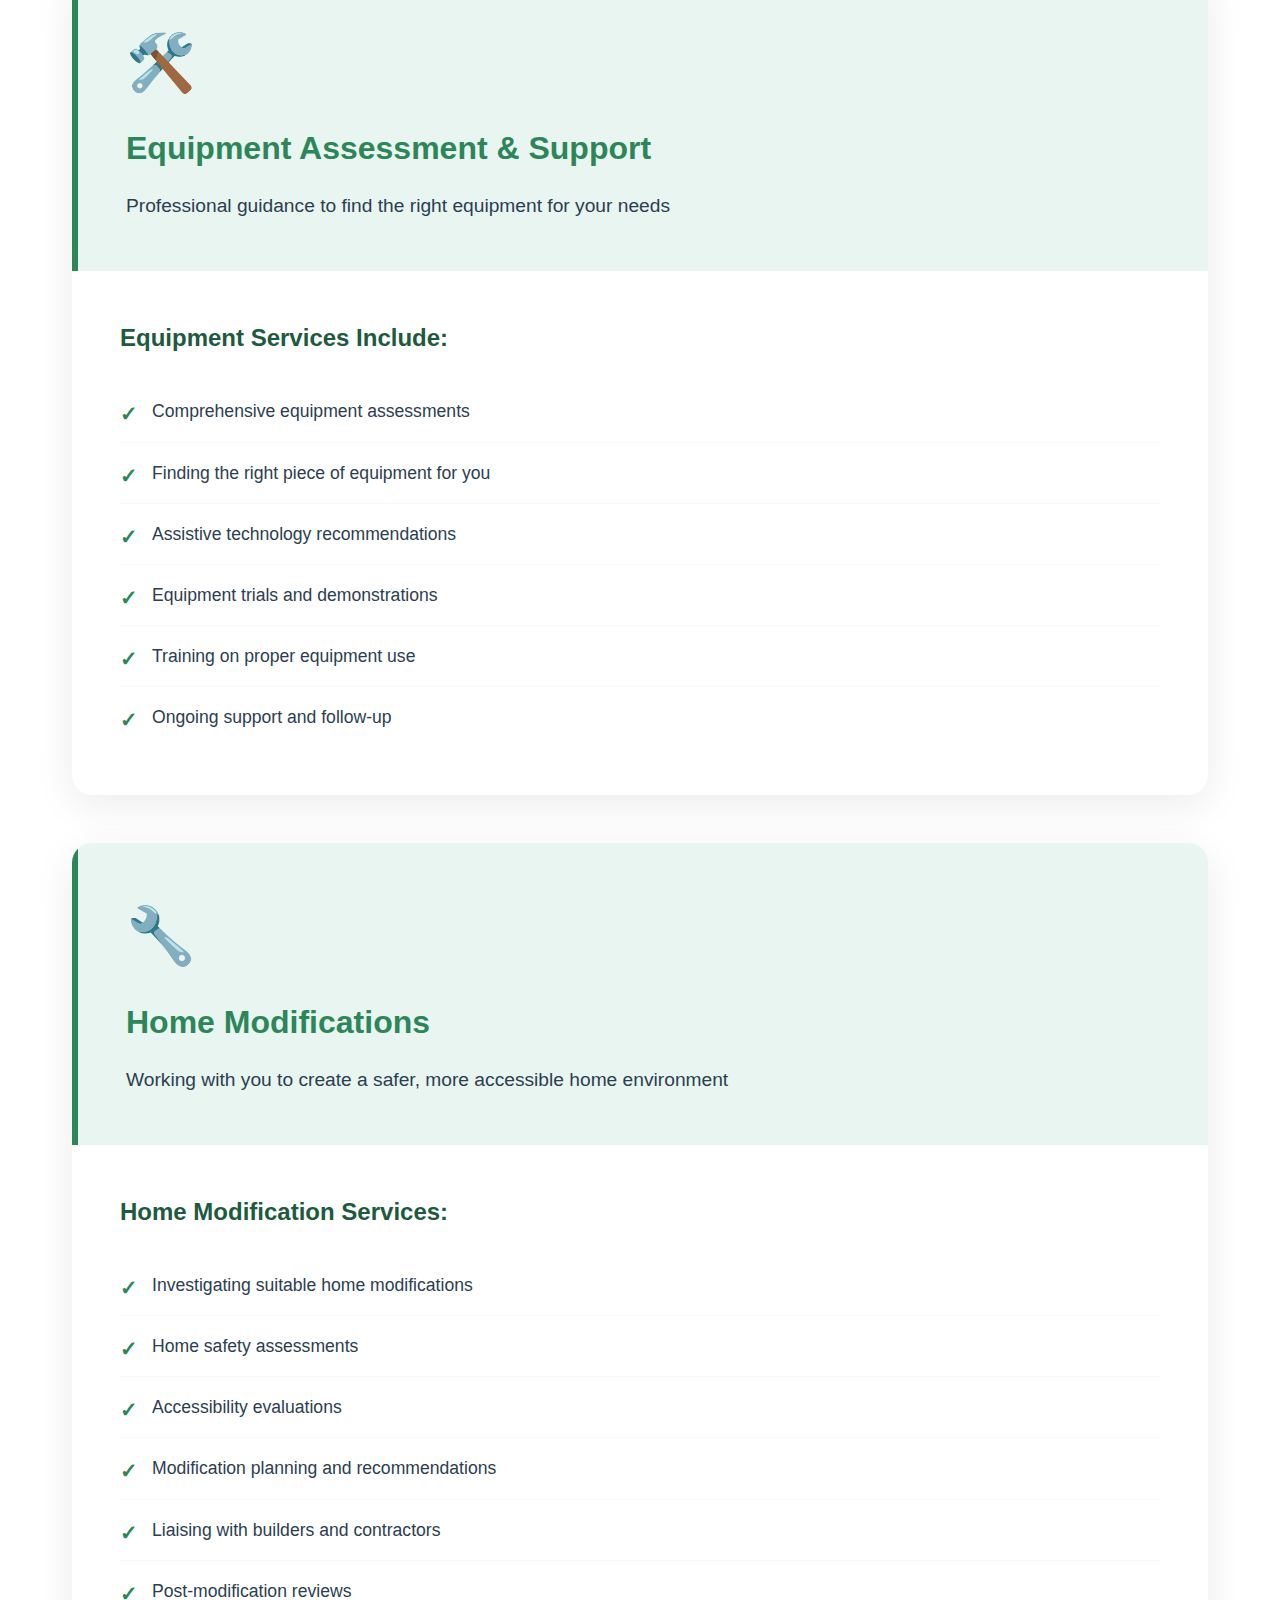
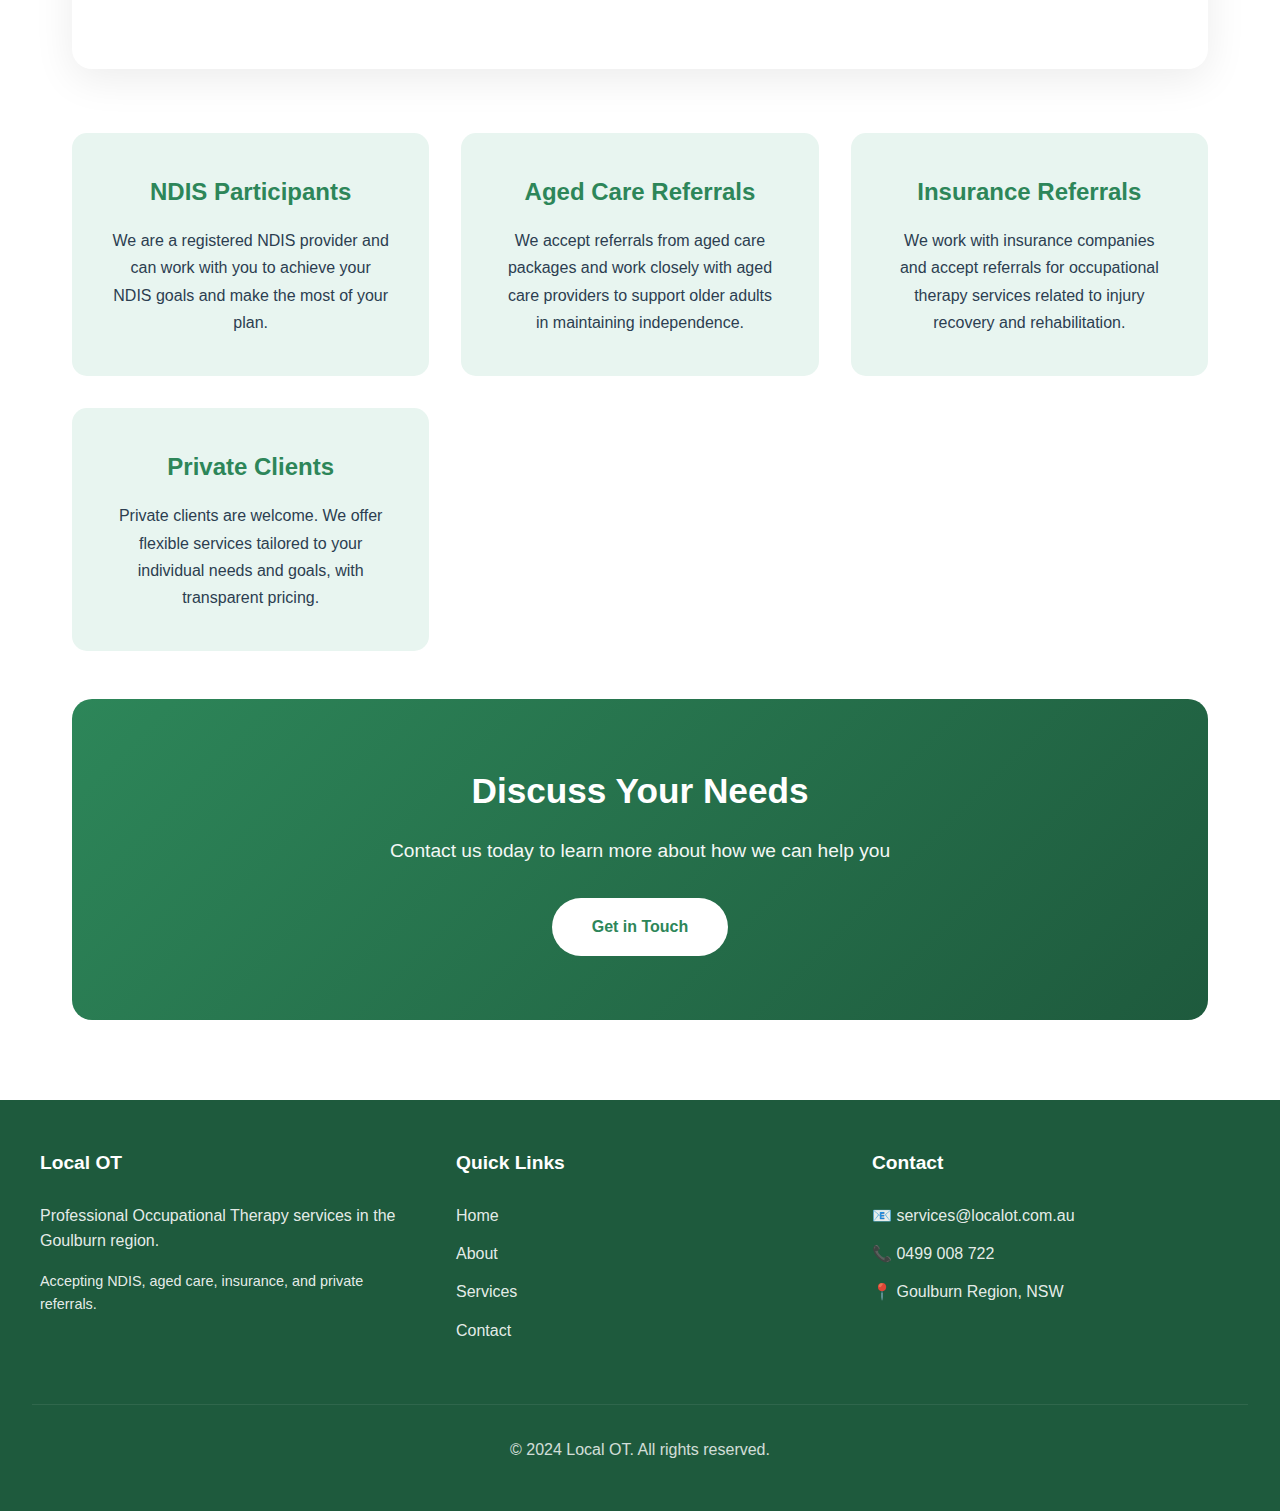
<file: services.html>
<!DOCTYPE html>
<html lang="en">
<head>
    <meta charset="UTF-8">
    <meta name="viewport" content="width=device-width, initial-scale=1.0">
    <title>Our Services - Local OT | Occupational Therapy Goulburn</title>
    <meta name="description" content="Local OT provides comprehensive occupational therapy services including daily living support, equipment assessment, and home modifications.">
    <style>
        * {
            margin: 0;
            padding: 0;
            box-sizing: border-box;
        }

        :root {
            --primary-green: #2d8659;
            --light-green: #e8f5f0;
            --dark-green: #1e5a3d;
            --text-dark: #2c3e50;
            --text-light: #6c757d;
            --white: #ffffff;
            --light-bg: #f8f9fa;
            --border: #e0e0e0;
        }

        body {
            font-family: -apple-system, BlinkMacSystemFont, 'Segoe UI', Roboto, 'Helvetica Neue', Arial, sans-serif;
            line-height: 1.6;
            color: var(--text-dark);
        }

        header {
            background: var(--white);
            box-shadow: 0 2px 15px rgba(0,0,0,0.08);
            position: sticky;
            top: 0;
            z-index: 100;
        }

        .logo-banner {
            text-align: center;
            padding: 2rem 2rem 1rem;
            border-bottom: 1px solid var(--border);
        }

        .logo-banner img {
            height: 80px;
            width: auto;
        }

        nav {
            max-width: 1200px;
            margin: 0 auto;
            padding: 1rem 2rem;
            display: flex;
            justify-content: center;
            align-items: center;
        }

        .nav-links {
            display: flex;
            gap: 2.5rem;
            list-style: none;
        }

        .nav-links a {
            color: var(--text-dark);
            text-decoration: none;
            font-weight: 500;
            transition: color 0.3s;
            position: relative;
        }

        .nav-links a:hover {
            color: var(--primary-green);
        }

        .nav-links a.active {
            color: var(--primary-green);
        }

        .nav-links a::after {
            content: '';
            position: absolute;
            bottom: -5px;
            left: 0;
            width: 0;
            height: 2px;
            background: var(--primary-green);
            transition: width 0.3s;
        }

        .nav-links a:hover::after,
        .nav-links a.active::after {
            width: 100%;
        }

        .page-header {
            background: linear-gradient(135deg, var(--primary-green), var(--dark-green));
            color: var(--white);
            padding: 4rem 2rem;
            text-align: center;
        }

        .page-header h1 {
            font-size: 3rem;
            font-weight: 700;
            margin-bottom: 1rem;
        }

        .page-header p {
            font-size: 1.3rem;
            opacity: 0.95;
            max-width: 800px;
            margin: 0 auto;
        }

        .section {
            max-width: 1200px;
            margin: 0 auto;
            padding: 5rem 2rem;
        }

        .intro {
            text-align: center;
            max-width: 900px;
            margin: 0 auto 4rem;
        }

        .intro p {
            font-size: 1.2rem;
            color: var(--text-light);
            line-height: 1.8;
        }

        .services-grid {
            display: grid;
            gap: 3rem;
        }

        .service-item {
            background: var(--white);
            border-radius: 20px;
            overflow: hidden;
            box-shadow: 0 10px 40px rgba(0,0,0,0.08);
            transition: transform 0.3s, box-shadow 0.3s;
        }

        .service-item:hover {
            transform: translateY(-5px);
            box-shadow: 0 15px 50px rgba(0,0,0,0.12);
        }

        .service-header {
            background: var(--light-green);
            padding: 3rem;
            border-left: 6px solid var(--primary-green);
        }

        .service-icon {
            font-size: 3.5rem;
            margin-bottom: 1rem;
        }

        .service-header h2 {
            color: var(--primary-green);
            font-size: 2rem;
            margin-bottom: 1rem;
        }

        .service-header p {
            color: var(--text-dark);
            font-size: 1.2rem;
            line-height: 1.7;
        }

        .service-content {
            padding: 3rem;
        }

        .service-content h3 {
            color: var(--dark-green);
            font-size: 1.5rem;
            margin-bottom: 1.5rem;
        }

        .service-list {
            list-style: none;
            padding: 0;
        }

        .service-list li {
            padding: 1rem 0;
            border-bottom: 1px solid var(--light-bg);
            color: var(--text-dark);
            font-size: 1.1rem;
            padding-left: 2rem;
            position: relative;
        }

        .service-list li:last-child {
            border-bottom: none;
        }

        .service-list li::before {
            content: '✓';
            position: absolute;
            left: 0;
            color: var(--primary-green);
            font-weight: bold;
            font-size: 1.3rem;
        }

        .info-boxes {
            display: grid;
            grid-template-columns: repeat(auto-fit, minmax(280px, 1fr));
            gap: 2rem;
            margin-top: 4rem;
        }

        .info-box {
            background: var(--light-green);
            padding: 2.5rem;
            border-radius: 15px;
            text-align: center;
        }

        .info-box h3 {
            color: var(--primary-green);
            font-size: 1.5rem;
            margin-bottom: 1rem;
        }

        .info-box p {
            color: var(--text-dark);
            line-height: 1.7;
        }

        .cta-section {
            background: linear-gradient(135deg, var(--primary-green), var(--dark-green));
            color: var(--white);
            padding: 4rem 2rem;
            text-align: center;
            margin-top: 3rem;
            border-radius: 20px;
        }

        .cta-section h2 {
            font-size: 2.2rem;
            margin-bottom: 1rem;
        }

        .cta-section p {
            font-size: 1.2rem;
            margin-bottom: 2rem;
            opacity: 0.95;
        }

        .cta-button {
            display: inline-block;
            background: var(--white);
            color: var(--primary-green);
            padding: 1rem 2.5rem;
            border-radius: 50px;
            text-decoration: none;
            font-weight: 600;
            transition: all 0.3s;
        }

        .cta-button:hover {
            transform: translateY(-3px);
            box-shadow: 0 10px 30px rgba(0,0,0,0.2);
        }

        footer {
            background: var(--dark-green);
            color: var(--white);
            padding: 3rem 2rem;
        }

        .footer-content {
            max-width: 1200px;
            margin: 0 auto;
            display: grid;
            grid-template-columns: repeat(auto-fit, minmax(250px, 1fr));
            gap: 3rem;
        }

        .footer-section h4 {
            margin-bottom: 1.5rem;
            font-size: 1.2rem;
        }

        .footer-section p,
        .footer-section a {
            color: rgba(255,255,255,0.9);
            text-decoration: none;
            display: block;
            margin-bottom: 0.8rem;
        }

        .footer-section a:hover {
            color: var(--white);
        }

        .footer-bottom {
            text-align: center;
            margin-top: 3rem;
            padding-top: 2rem;
            border-top: 1px solid rgba(255,255,255,0.1);
            opacity: 0.8;
        }

        @media (max-width: 768px) {
            .nav-links {
                display: none;
            }

            .page-header h1 {
                font-size: 2rem;
            }

            .section {
                padding: 3rem 1.5rem;
            }

            .service-header,
            .service-content {
                padding: 2rem;
            }
        }
    </style>
</head>
<body>
    <header>
        <div class="logo-banner">
            <a href="index.html">
                <img src="LocalOT.png" alt="Local OT Logo">
            </a>
        </div>
        <nav>
            <ul class="nav-links">
                <li><a href="index.html">Home</a></li>
                <li><a href="about.html">About</a></li>
                <li><a href="services.html" class="active">Services</a></li>
                <li><a href="contact.html">Contact</a></li>
            </ul>
        </nav>
    </header>

    <section class="page-header">
        <h1>Our Services</h1>
        <p>Comprehensive occupational therapy support tailored to your needs</p>
    </section>

    <section class="section">
        <div class="intro">
            <p>We can support you to improve or maintain your independence. We can find the best way to get day to day things done, help you find the right piece of equipment and/or work with you to investigate suitable home modifications. These are just some of the ways that Local OT may be able to assist you.</p>
        </div>

        <div class="services-grid">
            <div class="service-item">
                <div class="service-header">
                    <div class="service-icon">🏠</div>
                    <h2>Daily Living Support</h2>
                    <p>Helping you maintain and improve your independence in everyday activities</p>
                </div>
                <div class="service-content">
                    <h3>We Can Help You With:</h3>
                    <ul class="service-list">
                        <li>Maintaining your independence at home</li>
                        <li>Finding the best way to get day-to-day things done</li>
                        <li>Developing practical strategies for daily tasks</li>
                        <li>Improving your quality of life</li>
                        <li>Adapting activities to suit your abilities</li>
                        <li>Building confidence in daily routines</li>
                    </ul>
                </div>
            </div>

            <div class="service-item">
                <div class="service-header">
                    <div class="service-icon">🛠️</div>
                    <h2>Equipment Assessment & Support</h2>
                    <p>Professional guidance to find the right equipment for your needs</p>
                </div>
                <div class="service-content">
                    <h3>Equipment Services Include:</h3>
                    <ul class="service-list">
                        <li>Comprehensive equipment assessments</li>
                        <li>Finding the right piece of equipment for you</li>
                        <li>Assistive technology recommendations</li>
                        <li>Equipment trials and demonstrations</li>
                        <li>Training on proper equipment use</li>
                        <li>Ongoing support and follow-up</li>
                    </ul>
                </div>
            </div>

            <div class="service-item">
                <div class="service-header">
                    <div class="service-icon">🔧</div>
                    <h2>Home Modifications</h2>
                    <p>Working with you to create a safer, more accessible home environment</p>
                </div>
                <div class="service-content">
                    <h3>Home Modification Services:</h3>
                    <ul class="service-list">
                        <li>Investigating suitable home modifications</li>
                        <li>Home safety assessments</li>
                        <li>Accessibility evaluations</li>
                        <li>Modification planning and recommendations</li>
                        <li>Liaising with builders and contractors</li>
                        <li>Post-modification reviews</li>
                    </ul>
                </div>
            </div>
        </div>

        <div class="info-boxes">
            <div class="info-box">
                <h3>NDIS Participants</h3>
                <p>We are a registered NDIS provider and can work with you to achieve your NDIS goals and make the most of your plan.</p>
            </div>

            <div class="info-box">
                <h3>Aged Care Referrals</h3>
                <p>We accept referrals from aged care packages and work closely with aged care providers to support older adults in maintaining independence.</p>
            </div>

            <div class="info-box">
                <h3>Insurance Referrals</h3>
                <p>We work with insurance companies and accept referrals for occupational therapy services related to injury recovery and rehabilitation.</p>
            </div>

            <div class="info-box">
                <h3>Private Clients</h3>
                <p>Private clients are welcome. We offer flexible services tailored to your individual needs and goals, with transparent pricing.</p>
            </div>
        </div>

        <div class="cta-section">
            <h2>Discuss Your Needs</h2>
            <p>Contact us today to learn more about how we can help you</p>
            <a href="contact.html" class="cta-button">Get in Touch</a>
        </div>
    </section>

    <footer>
        <div class="footer-content">
            <div class="footer-section">
                <h4>Local OT</h4>
                <p>Professional Occupational Therapy services in the Goulburn region.</p>
                <p style="margin-top: 1rem; font-size: 0.9rem;">Accepting NDIS, aged care, insurance, and private referrals.</p>
            </div>
            <div class="footer-section">
                <h4>Quick Links</h4>
                <a href="index.html">Home</a>
                <a href="about.html">About</a>
                <a href="services.html">Services</a>
                <a href="contact.html">Contact</a>
            </div>
            <div class="footer-section">
                <h4>Contact</h4>
                <p>📧 services@localot.com.au</p>
                <p>📞 0499 008 722</p>
                <p>📍 Goulburn Region, NSW</p>
            </div>
        </div>
        <div class="footer-bottom">
            <p>&copy; 2024 Local OT. All rights reserved.</p>
        </div>
    </footer>
</body>
</html>
</file>
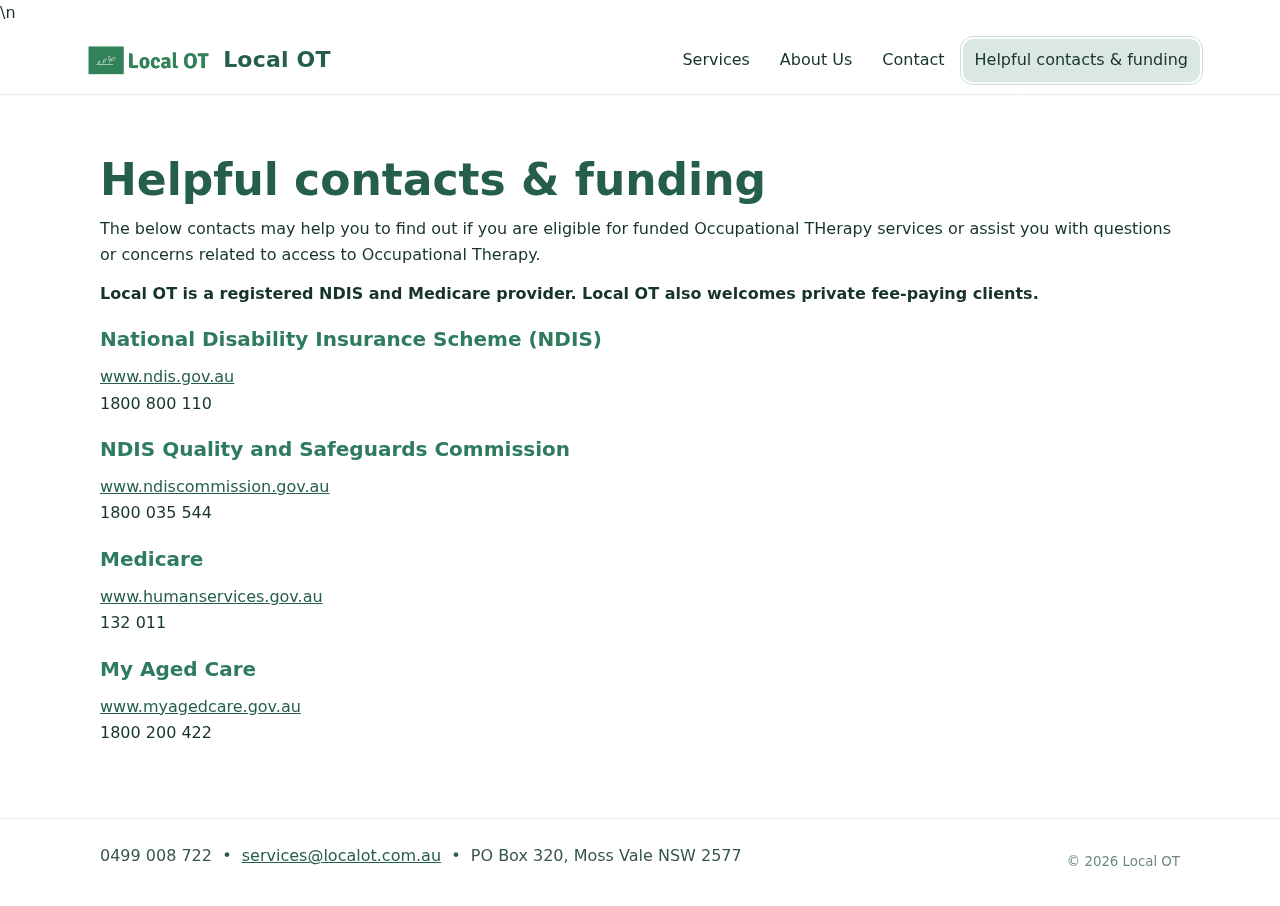
<file: useful-links.html>
<!DOCTYPE html>
<html lang="en">
<head>
  <meta charset="utf-8">
  <meta name="viewport" content="width=device-width, initial-scale=1">
  <title>Helpful contacts & funding — Local OT</title>
  <meta name="description" content="Helpful contacts for NDIS, Medicare, and aged care.">
  <meta name="theme-color" content="#2f7b5e">
  <link rel="preload" href="/css/styles.css" as="style">
  <link rel="stylesheet" href="/css/styles.css">
  <link rel="icon" type="image/png" sizes="32x32" href="/assets/favicon-32.png">\n<link rel="apple-touch-icon" sizes="512x512" href="/assets/favicon-512.png">
  <link rel="canonical" href="https://www.localot.com.au/">
  <meta property="og:title" content="Helpful contacts & funding — Local OT">
  <meta property="og:description" content="Helpful contacts for NDIS, Medicare, and aged care.">
  <meta property="og:type" content="website">
  <meta property="og:image" content="/assets/localot-logo.png">
  <meta property="og:url" content="https://www.localot.com.au/">
</head>
<body>

<a class="skip-link" href="#main">Skip to content</a>
<header class="site-header">
  <div class="container hdr">
    <a class="brand" href="/index.html" aria-label="Local OT Home">
      <img src="/assets/localot-logo.png" alt="Local OT logo">
      <span>Local OT</span>
    </a>
    <button class="menu-toggle" aria-expanded="false" aria-controls="primary-nav">Menu</button>
    <nav id="primary-nav" class="nav" aria-label="Primary">
      <a href="/services.html">Services</a>
      <a href="/about.html">About Us</a>
      <a href="/contact.html">Contact</a>
      <a href="/useful-links.html">Helpful contacts &amp; funding</a>
    </nav>
  </div>
</header>

<main id="main">

<section class="section">
  <div class="container">
    <h1>Helpful contacts &amp; funding</h1>
    <p>The below contacts may help you to find out if you are eligible for funded Occupational THerapy services or assist you with questions or concerns related to access to Occupational Therapy.</p>
    <p><strong>Local OT is a registered NDIS and Medicare provider. Local OT also welcomes private fee-paying clients.</strong></p>
    <h3>National Disability Insurance Scheme (NDIS)</h3>
    <p><a href="https://www.ndis.gov.au" target="_blank" rel="noopener">www.ndis.gov.au</a><br>1800 800 110</p>
    <h3>NDIS Quality and Safeguards Commission</h3>
    <p><a href="https://www.ndiscommission.gov.au" target="_blank" rel="noopener">www.ndiscommission.gov.au</a><br>1800 035 544</p>
    <h3>Medicare</h3>
    <p><a href="https://www.humanservices.gov.au" target="_blank" rel="noopener">www.humanservices.gov.au</a><br>132 011</p>
    <h3>My Aged Care</h3>
    <p><a href="https://www.myagedcare.gov.au" target="_blank" rel="noopener">www.myagedcare.gov.au</a><br>1800 200 422</p>
  </div>
</section>

</main>

<footer class="site-footer">
  <div class="container foot">
    <p>0499 008 722 &nbsp;•&nbsp; <a href="mailto:services@localot.com.au">services@localot.com.au</a> &nbsp;•&nbsp; PO Box 320, Moss Vale NSW 2577</p>
    <small class="muted">© <span id="year"></span> Local OT</small>
  </div>
</footer>
<script>document.getElementById('year').textContent = new Date().getFullYear();</script>
<script src="/js/site.js" defer></script>

</body>
</html>
</file>
<file: css/styles.css>
/* ===== Local OT v4 — premium polish, same wording ===== */
:root{
  --green:#2f7b5e;         /* primary from logo */
  --green-700:#255f49;
  --mint:#afcdbe;          /* accent sampled from logo */
  --ink:#163428;
  --muted:#587a6c;
  --bg:#ffffff;
  --panel:#f7fbf9;
  --border:#e4efe9;
  --radius:16px;
  --ring: rgba(47,123,94,.18);
  --container:1120px;
}
*{box-sizing:border-box}
html,body{height:100%}
html:focus-within{scroll-behavior:smooth}
body{
  margin:0; color:var(--ink); background:var(--bg);
  font-family: ui-sans-serif, system-ui, -apple-system, Segoe UI, Roboto, Inter, Arial, sans-serif;
  line-height:1.65; -webkit-font-smoothing:antialiased; text-rendering:optimizeLegibility;
}
img{max-width:100%; height:auto}
.container{max-width:var(--container); margin:0 auto; padding:0 20px}

/* Accessibility */
.skip-link{position:absolute; left:-9999px; top:auto; width:1px; height:1px; overflow:hidden}
.skip-link:focus{position:fixed; left:12px; top:12px; width:auto; height:auto; background:#fff; color:var(--green-700); border:2px solid var(--green); padding:8px 12px; border-radius:10px; z-index:1000}

/* Header */
.site-header{
  position:sticky; top:0; z-index:60;
  background:linear-gradient(180deg, #ffffffdd, #ffffffcc);
  backdrop-filter:saturate(1.1) blur(8px);
  border-bottom:1px solid var(--border);
}
.hdr{display:flex; align-items:center; gap:18px; padding:12px 0}
.brand{display:flex; align-items:center; gap:12px; text-decoration:none; color:var(--green-700)}
.brand img{height:44px}
.brand span{font-weight:900; font-size:22px; letter-spacing:.2px}

/* Nav */
.menu-toggle{display:none; margin-left:auto; border:1px solid var(--border); background:#fff; padding:8px 12px; border-radius:10px; font-weight:700}
.nav{margin-left:auto; display:flex; gap:6px; flex-wrap:wrap}
.nav a{
  color:var(--ink); text-decoration:none; padding:8px 12px; border-radius:10px;
  outline-offset:2px;
}
.nav a:hover{background:color-mix(in oklab, var(--mint) 30%, white)}
.nav a[aria-current="page"]{background:color-mix(in oklab, var(--mint) 45%, white); outline:1px solid color-mix(in oklab, var(--green) 25%, white)}
@media (max-width:800px){
  .nav{display:none; width:100%}
  .nav.open{display:flex; flex-direction:column; padding:8px 0}
  .menu-toggle{display:inline-block}
}

/* Hero */
.hero{
  background: linear-gradient(180deg, color-mix(in oklab, var(--mint) 20%, white), #fff);
  border-bottom:1px solid var(--border);
}
.hero-inner{display:grid; grid-template-columns: 120px 1fr; gap:24px; align-items:center; padding:64px 0}
@media (max-width:760px){ .hero-inner{grid-template-columns:1fr} .brand-large{justify-self:center} }
.brand-large img{height:84px}
h1{font-size: clamp(28px, 4.2vw, 44px); line-height:1.15; margin:0 0 10px; color:var(--green-700)}
.lead{font-size: clamp(16px, 2.4vw, 19px); color:#2a4e40; margin:0 0 8px}
.badge{display:inline-block; font-weight:800; color:#0f2a21; background:var(--mint); padding:6px 10px; border-radius:999px; font-size:13px}

/* Sections */
.section{padding:60px 0}
.section.alt{background:var(--panel); border-top:1px solid var(--border); border-bottom:1px solid var(--border)}
h2{font-size: clamp(22px, 3.2vw, 30px); margin:0 0 14px; color:var(--green-700)}
h3{font-size: 20px; margin:16px 0 8px; color:var(--green)}
p{margin:0 0 12px}
ul{margin:0 0 12px 1.2rem}

/* Cards */
.grid{display:grid; grid-template-columns: repeat(3,minmax(0,1fr)); gap:18px}
@media (max-width:900px){ .grid{grid-template-columns:1fr} }
.card{
  border:1px solid var(--border); border-radius:var(--radius); padding:18px; background:#fff;
  box-shadow:0 1px 0 rgba(0,0,0,.02), 0 6px 18px -12px rgba(47,123,94,.25);
}

/* Contact */
.contact-grid{display:grid; grid-template-columns:1fr .9fr; gap:24px}
@media (max-width:900px){ .contact-grid{grid-template-columns:1fr} }
.contact-list{list-style:none; padding:0; margin:0 0 8px}
.contact-list li{margin:6px 0}

.contact-form{
  border:1px solid var(--border); border-radius:16px; padding:16px; background:#fff;
  box-shadow:0 1px 0 rgba(0,0,0,.02);
}
.contact-form label{display:block; margin:10px 0}
.contact-form span{display:block; font-size:14px; color:var(--muted); margin-bottom:6px}
.contact-form input, .contact-form textarea{
  width:100%; padding:12px; border-radius:12px; border:1px solid #d7e6de; background:#fff; color:var(--ink); outline:none;
}
.contact-form input:focus, .contact-form textarea:focus{box-shadow:0 0 0 6px var(--ring); border-color:#b8d4c8}

/* Buttons & links */
.btn{
  display:inline-block; border:1px solid #cfe3da; background:#fff; color:var(--green-700);
  padding:10px 16px; border-radius:999px; font-weight:800; text-decoration:none; transition:transform .02s ease, box-shadow .2s ease;
}
.btn:hover{background:color-mix(in oklab, var(--mint) 25%, white); transform:translateY(-1px); box-shadow:0 0 0 6px var(--ring)}
a{color:var(--green-700)}

/* Footer */
.site-footer{border-top:1px solid var(--border); padding:24px 0; color:#365648; background:#fff}
.foot{display:flex; gap:12px; align-items:center; justify-content:space-between; flex-wrap:wrap}
.foot a{color:var(--green-700)}
small.muted{color:#6c8a7d}

/* Reduced motion */
@media (prefers-reduced-motion: reduce){
  *{animation-duration:.001ms !important; animation-iteration-count:1 !important; transition-duration:.001ms !important; scroll-behavior:auto !important}
}
</file>
